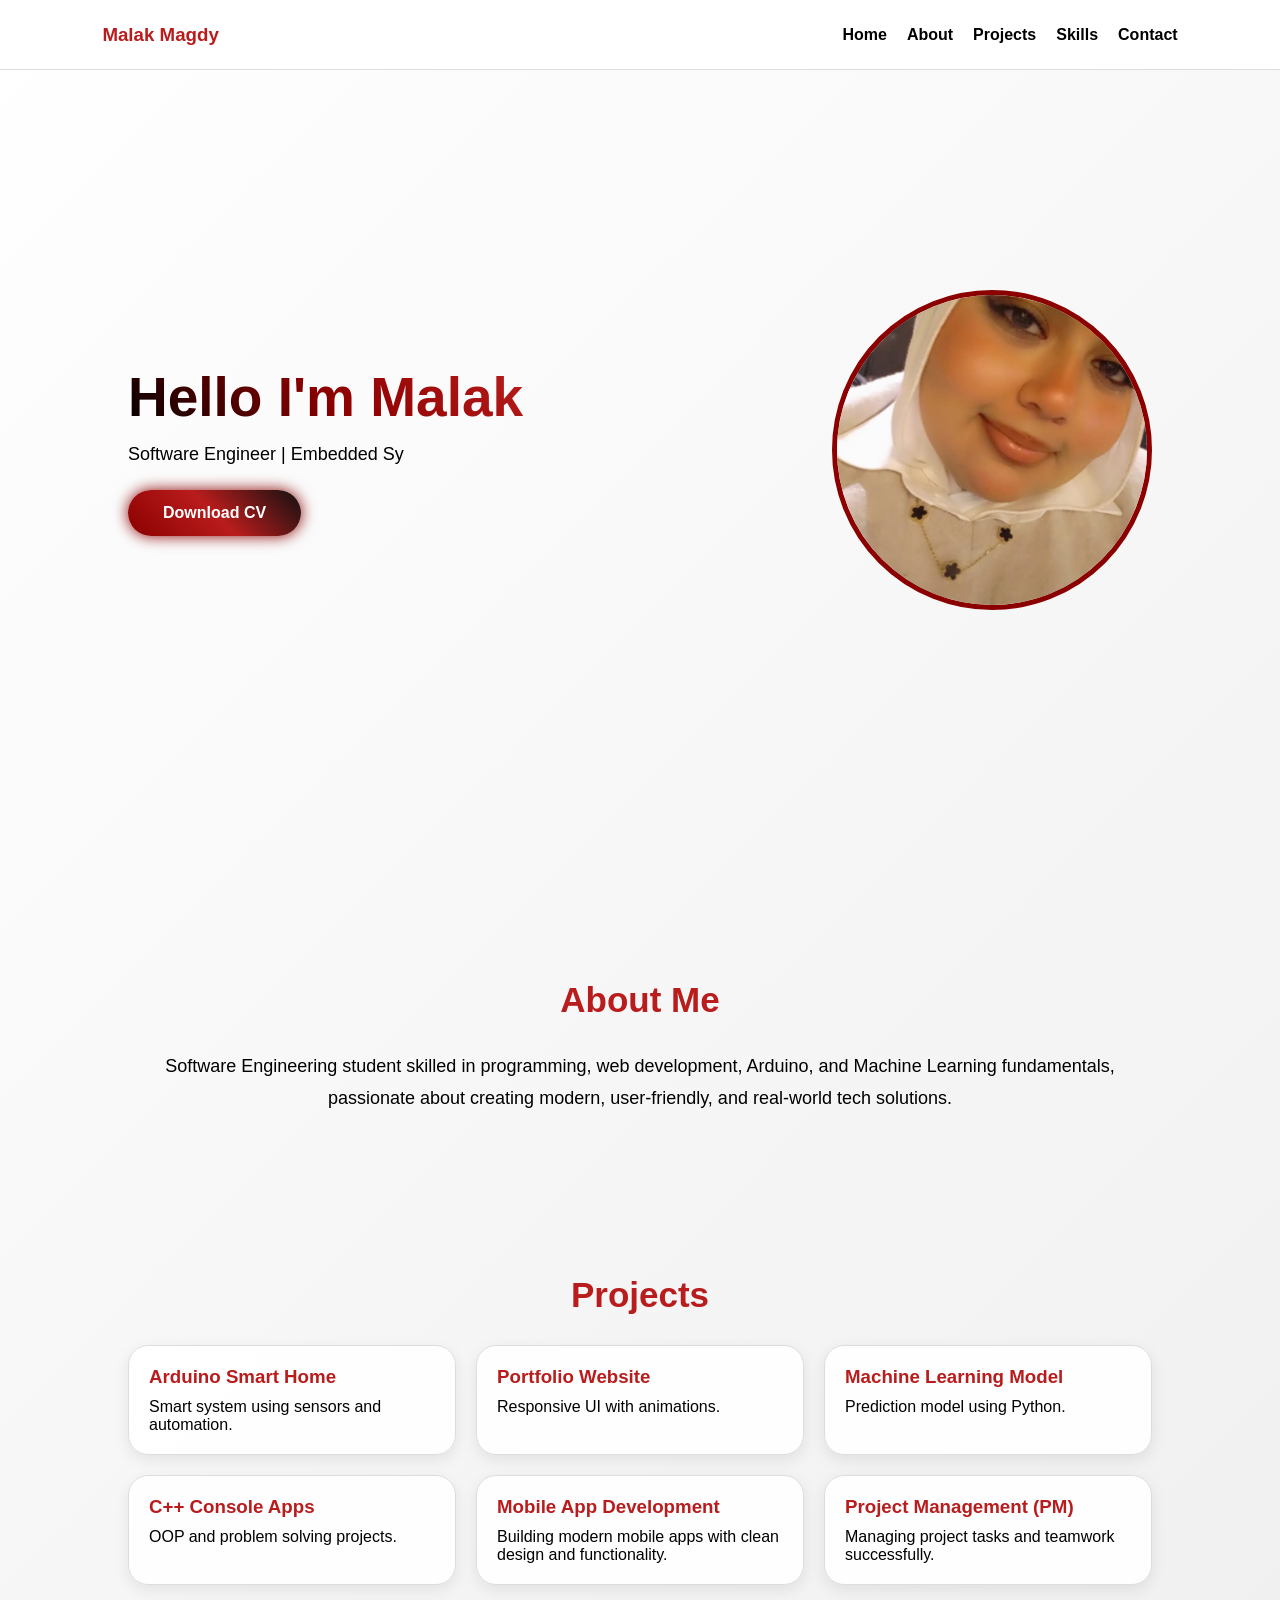
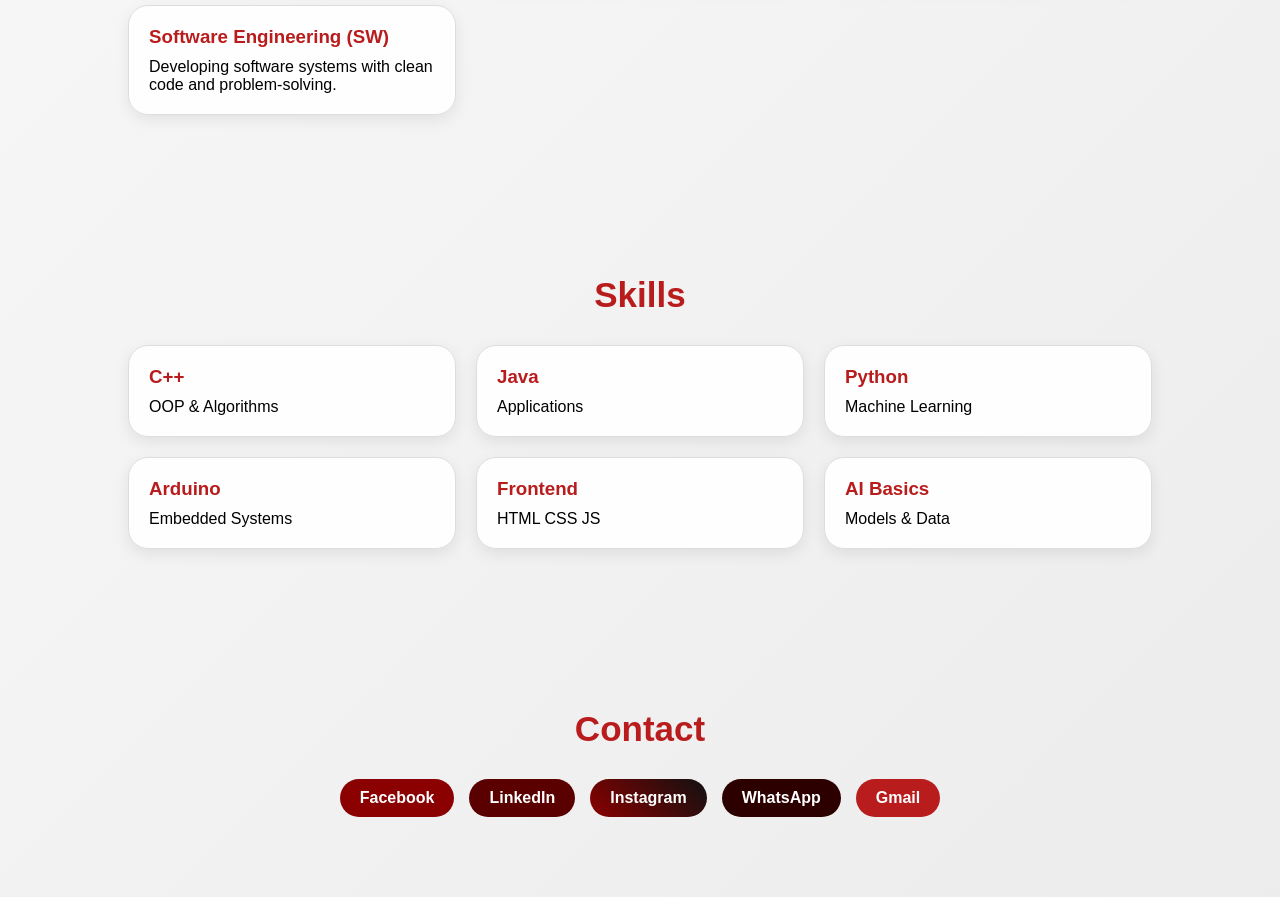
<file: index.html>
<!DOCTYPE html>
<html lang="en">

<head>

  <meta charset="UTF-8">
  <meta name="viewport" content="width=device-width, initial-scale=1.0">

  
  <title>Malak Magdy Portfolio</title>

  <link rel="stylesheet" href="style.css">

</head>

<body>

  <nav>

    <h3>Malak Magdy</h3>

    <ul>
      <li><a href="#home">Home</a></li>
      <li><a href="#about">About</a></li>
      <li><a href="#projects">Projects</a></li>
      <li><a href="#skills">Skills</a></li>
      <li><a href="#contact">Contact</a></li>
    </ul>

  </nav>

  <section class="hero" id="home">

    <div class="hero-text">

      <h1>Hello I'm Malak</h1>

      <p id="typing"></p>

      <a href="Malak Magdy Ali Mohammed,CV.pdf" download class="hero-btn">
        Download CV
      </a>

    </div>

    <img src="WhatsApp Image 2026-05-09 at 11.58.41 AM.jpeg">

  </section>

  <section id="about">

    <h2>About Me</h2>

    <p>
      Software Engineering student skilled in programming,
      web development, Arduino, and Machine Learning fundamentals,
      passionate about creating modern, user-friendly,
      and real-world tech solutions.
    </p>

  </section>

  <section id="projects">

    <h2>Projects</h2>

    <div class="projects">

      <div class="card">
        <h3>Arduino Smart Home</h3>
        <p>Smart system using sensors and automation.</p>
      </div>

      <div class="card">
        <h3>Portfolio Website</h3>
        <p>Responsive UI with animations.</p>
      </div>

      <div class="card">
        <h3>Machine Learning Model</h3>
        <p>Prediction model using Python.</p>
      </div>

      <div class="card">
        <h3>C++ Console Apps</h3>
        <p>OOP and problem solving projects.</p>
      </div>

      <div class="card">
        <h3>Mobile App Development</h3>
        <p>Building modern mobile apps with clean design and functionality.</p>
      </div>

      <div class="card">
        <h3>Project Management (PM)</h3>
        <p>Managing project tasks and teamwork successfully.</p>
      </div>

      <div class="card">
        <h3>Software Engineering (SW)</h3>
        <p>Developing software systems with clean code and problem-solving.</p>
      </div>

    </div>

  </section>

  <section id="skills">

    <h2>Skills</h2>

    <div class="projects">

      <div class="card">
        <h3>C++</h3>
        <p>OOP & Algorithms</p>
      </div>

      <div class="card">
        <h3>Java</h3>
        <p>Applications</p>
      </div>

      <div class="card">
        <h3>Python</h3>
        <p>Machine Learning</p>
      </div>

      <div class="card">
        <h3>Arduino</h3>
        <p>Embedded Systems</p>
      </div>

      <div class="card">
        <h3>Frontend</h3>
        <p>HTML CSS JS</p>
      </div>

      <div class="card">
        <h3>AI Basics</h3>
        <p>Models & Data</p>
      </div>

    </div>

  </section>

  <section id="contact">

    <h2>Contact</h2>

    <div class="social-links">


      <a class="facebook"
      href="https://www.facebook.com/share/1EixVJ3Zwg/">
      Facebook
      </a>

      <a class="linkedin"
      href="https://www.linkedin.com/in/malak-magdy-b478a2213?utm_source=share_via&utm_content=profile&utm_medium=member_android">
      LinkedIn
      </a>

      <a class="instagram"
      href="https://www.instagram.com/malak.magdy34?igsi=dmh5eGt6ZHF4dG4x">
      Instagram
      </a>

      <a class="whatsapp"
      href="https://wa.me/201094180196">
      WhatsApp
      </a>

      <a class="Gmail"
      href="mailto:malk.magdy.256@gmail.com">
      Gmail
      </a>

    </div>

  </section>

  <script src="script.js"></script>

</body>
</html>
</file>
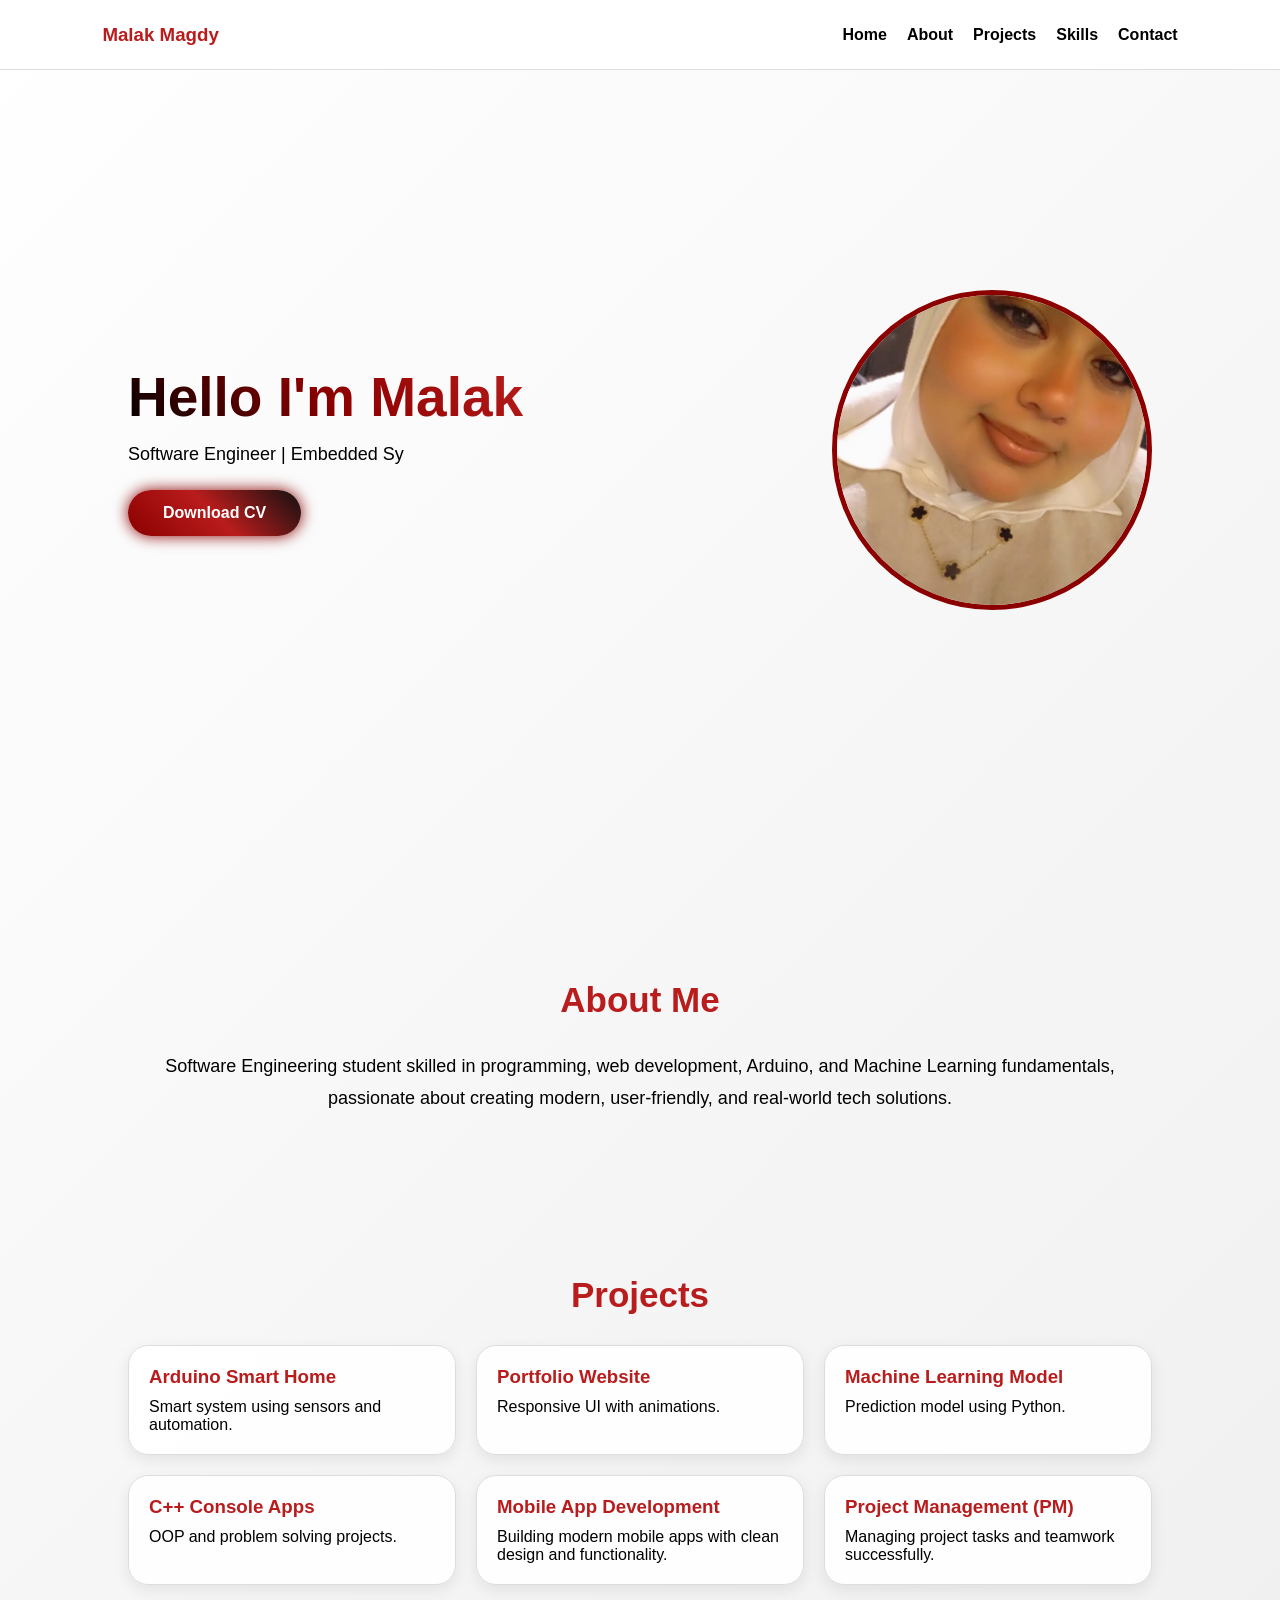
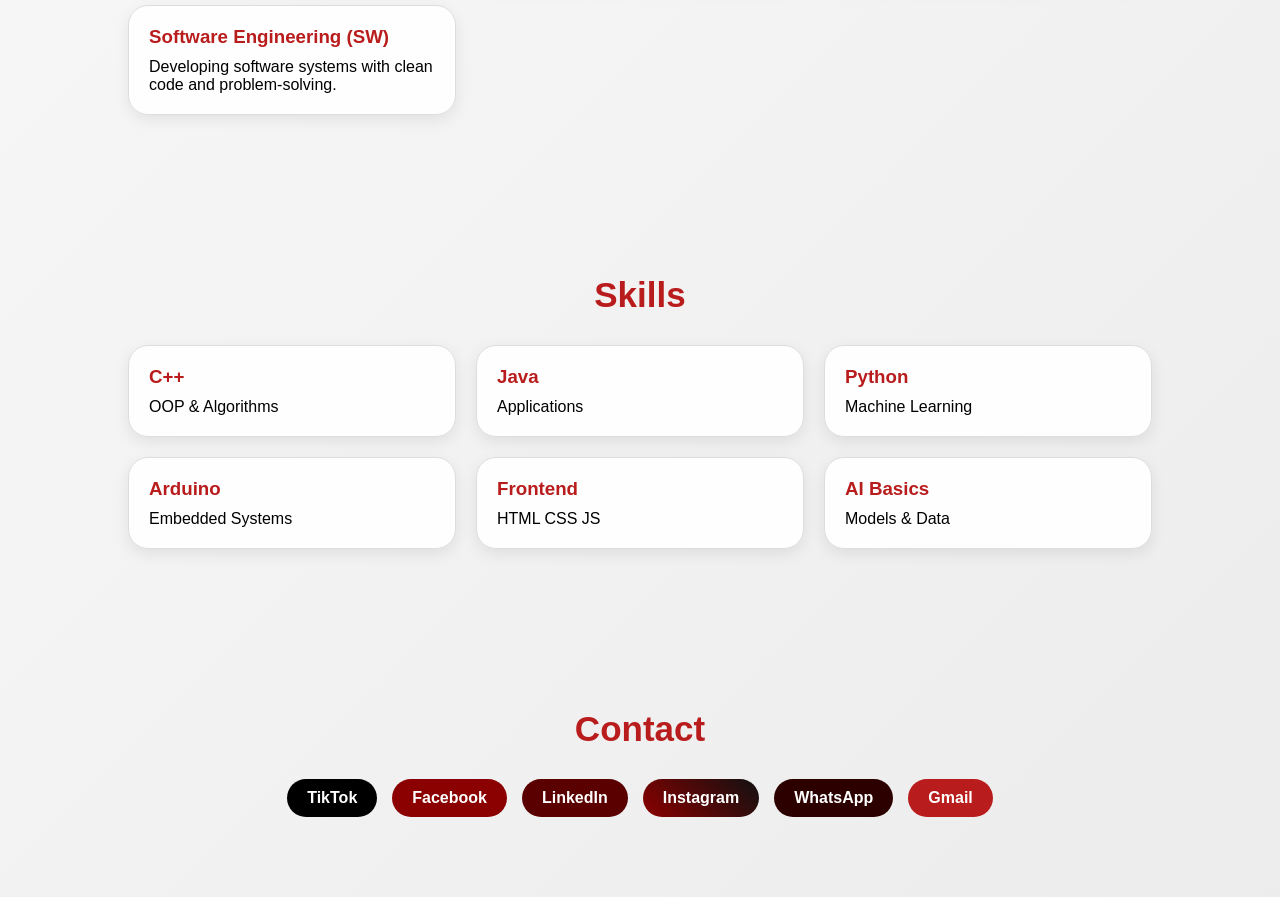
<file: malak.html>
<!DOCTYPE html>
<html lang="en">

<head>

  <meta charset="UTF-8">
  <meta name="viewport" content="width=device-width, initial-scale=1.0">

  
  <title>Malak Magdy Portfolio</title>

  <link rel="stylesheet" href="style.css">

</head>

<body>

  <nav>

    <h3>Malak Magdy</h3>

    <ul>
      <li><a href="#home">Home</a></li>
      <li><a href="#about">About</a></li>
      <li><a href="#projects">Projects</a></li>
      <li><a href="#skills">Skills</a></li>
      <li><a href="#contact">Contact</a></li>
    </ul>

  </nav>

  <section class="hero" id="home">

    <div class="hero-text">

      <h1>Hello I'm Malak</h1>

      <p id="typing"></p>

      <a href="Malak Magdy Ali Mohammed,CV.pdf" download class="hero-btn">
        Download CV
      </a>

    </div>

    <img src="WhatsApp Image 2026-05-09 at 11.58.41 AM.jpeg">

  </section>

  <section id="about">

    <h2>About Me</h2>

    <p>
      Software Engineering student skilled in programming,
      web development, Arduino, and Machine Learning fundamentals,
      passionate about creating modern, user-friendly,
      and real-world tech solutions.
    </p>

  </section>

  <section id="projects">

    <h2>Projects</h2>

    <div class="projects">

      <div class="card">
        <h3>Arduino Smart Home</h3>
        <p>Smart system using sensors and automation.</p>
      </div>

      <div class="card">
        <h3>Portfolio Website</h3>
        <p>Responsive UI with animations.</p>
      </div>

      <div class="card">
        <h3>Machine Learning Model</h3>
        <p>Prediction model using Python.</p>
      </div>

      <div class="card">
        <h3>C++ Console Apps</h3>
        <p>OOP and problem solving projects.</p>
      </div>

      <div class="card">
        <h3>Mobile App Development</h3>
        <p>Building modern mobile apps with clean design and functionality.</p>
      </div>

      <div class="card">
        <h3>Project Management (PM)</h3>
        <p>Managing project tasks and teamwork successfully.</p>
      </div>

      <div class="card">
        <h3>Software Engineering (SW)</h3>
        <p>Developing software systems with clean code and problem-solving.</p>
      </div>

    </div>

  </section>

  <section id="skills">

    <h2>Skills</h2>

    <div class="projects">

      <div class="card">
        <h3>C++</h3>
        <p>OOP & Algorithms</p>
      </div>

      <div class="card">
        <h3>Java</h3>
        <p>Applications</p>
      </div>

      <div class="card">
        <h3>Python</h3>
        <p>Machine Learning</p>
      </div>

      <div class="card">
        <h3>Arduino</h3>
        <p>Embedded Systems</p>
      </div>

      <div class="card">
        <h3>Frontend</h3>
        <p>HTML CSS JS</p>
      </div>

      <div class="card">
        <h3>AI Basics</h3>
        <p>Models & Data</p>
      </div>

    </div>

  </section>

  <section id="contact">

    <h2>Contact</h2>

    <div class="social-links">

      <a class="tiktok"
      href="https://www.tiktok.com/@malak.magdy2004">
      TikTok
      </a>

      <a class="facebook"
      href="https://www.facebook.com/">
      Facebook
      </a>

      <a class="linkedin"
      href="https://www.linkedin.com/">
      LinkedIn
      </a>

      <a class="instagram"
      href="https://www.instagram.com/">
      Instagram
      </a>

      <a class="whatsapp"
      href="https://wa.me/201094180196">
      WhatsApp
      </a>

      <a class="Gmail"
      href="mailto:malk.magdy.256@gmail.com">
      Gmail
      </a>

    </div>

  </section>

  <script src="script.js"></script>

</body>
</html>
</file>
<file: style.css>
/* متغيرات الألوان الرئيسية المستخدمة في الموقع */
:root{
  --text:#000000;
  --red:#ff2525;
  --red2:#b91c1c;
}

/* Reset لجميع العناصر لإزالة الهوامش الافتراضية */
*{
  margin:0;
  padding:0;
  box-sizing:border-box;
  scroll-behavior:smooth;
}

/* تنسيق الصفحة بالكامل */
body{
  font-family:'Segoe UI',sans-serif;
  color:#000;
  background:linear-gradient(135deg,#ffffff,#f5f5f5,#ececec);
}

/* شريط التنقل العلوي */
nav{
  position:fixed;
  top:0;
  width:100%;
  height:70px;
  display:flex;
  justify-content:space-between;
  align-items:center;
  padding:0 8%;
  background:rgba(255,255,255,0.95);
  border-bottom:1px solid #ddd;
  z-index:1000;
  backdrop-filter:blur(10px);
}

/* اسم اللوجو داخل الـ nav */
nav h3{
  color:var(--red2);
}

/* القائمة داخل الـ nav */
nav ul{
  list-style:none;
  display:flex;
  gap:20px;
}

/* تنسيق الروابط */
nav ul li a{
  text-decoration:none;
  color:#000000;
  position:relative;
  font-weight:600;
}

/* الخط المتحرك أسفل اللينكات */
nav ul li a::after{
  content:"";
  position:absolute;
  width:0%;
  height:2px;
  background:#b91c1c;
  left:0;
  bottom:-5px;
  transition:0.3s;
}

/* تأثير ظهور الخط عند الـ hover */
nav ul li a:hover::after{
  width:100%;
}

/* قسم الـ Hero الرئيسي */
.hero{
  display:flex;
  justify-content:space-between;
  align-items:center;
  padding:120px 10%;
  min-height:100vh;
  gap:40px;
}

/* عنوان الـ Hero */
.hero-text h1{
  font-size:55px;
  background:linear-gradient(45deg,#000,#8b0000,#b91c1c);
  -webkit-background-clip:text;
  -webkit-text-fill-color:transparent;
}

/* وصف الـ Hero */
.hero-text p{
  margin-top:15px;
  color:#000000;
  font-size:18px;
  font-weight:500;
}

/* زر الـ Hero */
.hero-btn{
  display:inline-block;
  margin-top:25px;
  padding:14px 35px;
  border-radius:40px;
  background:linear-gradient(45deg,#8b0000,#b91c1c,#111);
  color:white;
  text-decoration:none;
  font-weight:bold;
  cursor:pointer;
  animation:pulse 2s infinite;
  transition:0.3s;
  box-shadow:0 0 15px #8b0000;
}

/* تأثير تكبير الزر عند المرور عليه */
.hero-btn:hover{
  transform:scale(1.08);
}

/* أنيميشن النبض الخاص بالزر */
@keyframes pulse{
  0%{box-shadow:0 0 10px #8b0000;}
  50%{box-shadow:0 0 25px #b91c1c;}
  100%{box-shadow:0 0 10px #8b0000;}
}

/* صورة الـ Hero */
.hero img{
  width:320px;
  height:320px;
  border-radius:50%;
  object-fit:cover;
  border:5px solid #8b0000;
}

/* جميع الـ sections */
section{
  padding:80px 10%;
  opacity:0;
  transform:translateY(30px);
  transition:0.7s;
}

/* الشكل بعد ظهور الـ section */
section.show{
  opacity:1;
  transform:translateY(0);
}

/* عناوين الأقسام */
h2{
  text-align:center;
  margin-bottom:30px;
  color:#b91c1c;
  font-size:35px;
}

/* Grid خاصة بالمشاريع */
.projects{
  display:grid;
  grid-template-columns:repeat(auto-fit,minmax(250px,1fr));
  gap:20px;
}

/* كروت المشاريع */
.card{
  background:rgba(255,255,255,0.95);
  padding:20px;
  border-radius:20px;
  border:1px solid #ddd;
  opacity:0;
  transform:translateY(40px);
  transition:0.6s;
  box-shadow:0 5px 15px rgba(0,0,0,0.08);
}

/* شكل الكارت بعد ظهوره */
.card.show{
  opacity:1;
  transform:translateY(0);
}

/* تأثير الحركة عند الـ hover على الكارت */
.card:hover{
  transform:translateY(-10px) scale(1.03);
}

/* عنوان الكارت */
.card h3{
  color:#b91c1c;
  margin-bottom:10px;
}

/* وصف الكارت */
.card p{
  color:#000000;
  font-weight:500;
}

/* تنسيق النص داخل قسم About */
#about p{
  text-align:center;
  color:#000000;
  line-height:1.8;
  font-size:18px;
  font-weight:500;
}

/* حاوية السوشيال ميديا */
.social-links{
  display:flex;
  justify-content:center;
  gap:15px;
  flex-wrap:wrap;
}

/* شكل أزرار السوشيال ميديا */
.social-links a{
  padding:10px 20px;
  border-radius:25px;
  text-decoration:none;
  color:white;
  transition:0.3s;
  font-weight:bold;
}

/* ألوان كل منصة */
.tiktok{background:#000;}
.facebook{background:#8b0000;}
.linkedin{background:#5a0000;}
.instagram{background:linear-gradient(45deg,#8b0000,#111);}
.whatsapp{background:#2d0000;}
.Gmail{background:#b91c1c;}

/* تأثير التكبير عند المرور على أيقونات السوشيال */
.social-links a:hover{
  transform:scale(1.1);
}

/* عرض الـ Scrollbar */
::-webkit-scrollbar{
  width:10px;
}

/* لون الجزء المتحرك من الـ Scrollbar */
::-webkit-scrollbar-thumb{
  background:#8b0000;
}

/* Responsive Design للشاشات الصغيرة */
@media(max-width:900px){

  /* ترتيب عناصر الـ Hero في الموبايل */
  .hero{
    flex-direction:column-reverse;
    text-align:center;
  }

  /* تصغير حجم العنوان */
  .hero-text h1{
    font-size:42px;
  }

  /* تصغير الصورة */
  .hero img{
    width:260px;
    height:260px;
  }
}
</file>
